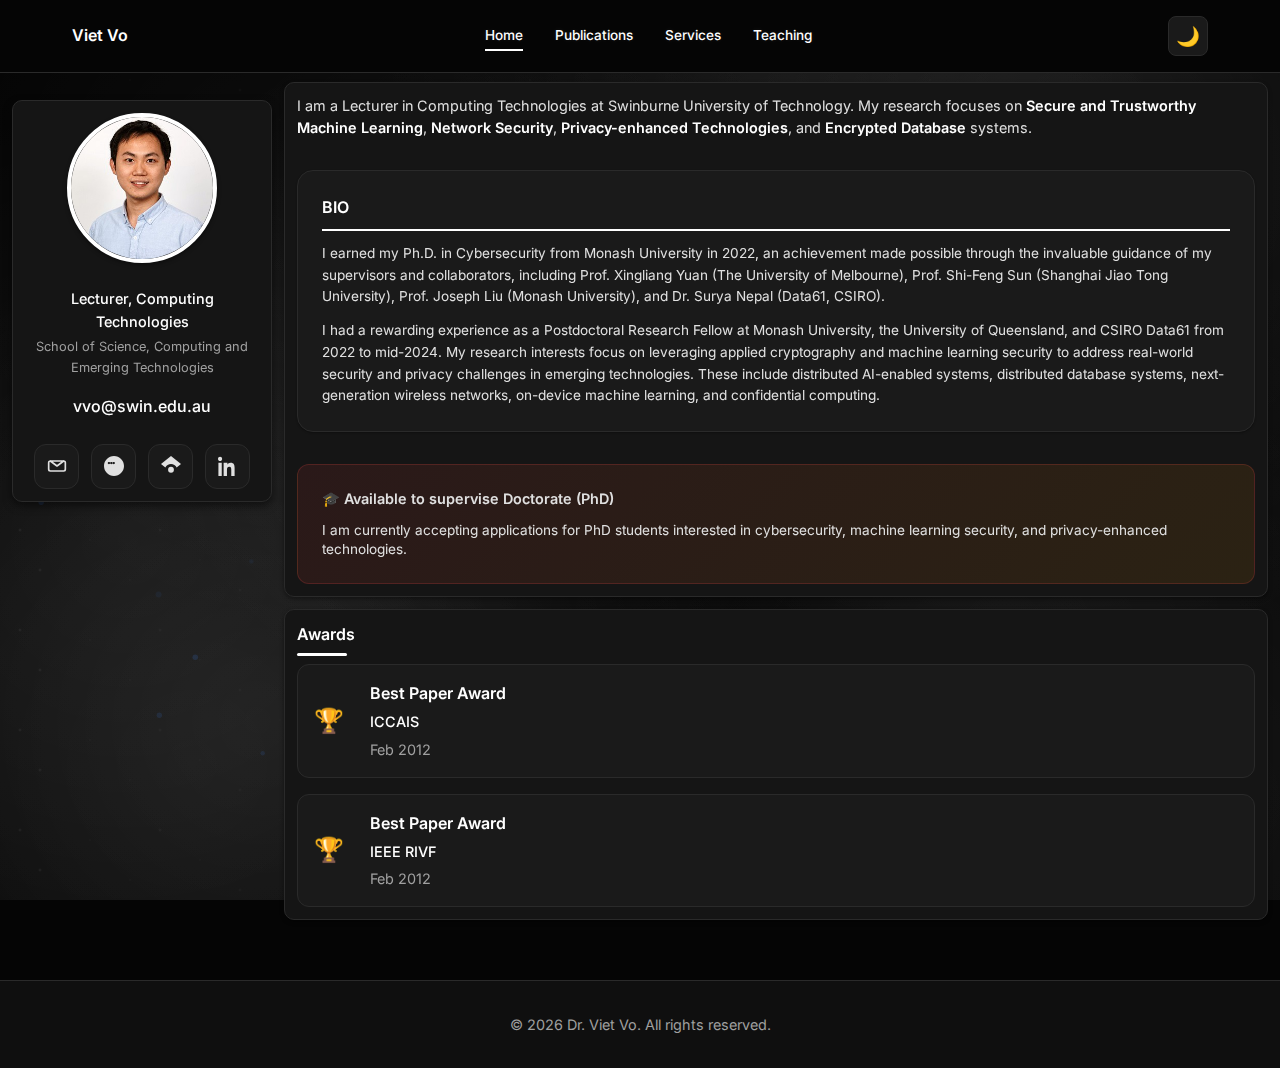
<file: index.html>
<!DOCTYPE html>
<html lang="en">
<head>
    <meta charset="UTF-8">
    <meta name="viewport" content="width=device-width, initial-scale=1.0">
    <title>Viet Vo - Academic Homepage</title>
    <link rel="stylesheet" href="styles.css">
    <link rel="preconnect" href="https://fonts.googleapis.com">
    <link rel="preconnect" href="https://fonts.gstatic.com" crossorigin>
    <link href="https://fonts.googleapis.com/css2?family=Inter:wght@300;400;500;600;700&display=swap" rel="stylesheet">
</head>
<body>
    <!-- Navigation -->
    <nav class="navbar">
        <div class="nav-container">
            <div class="nav-brand">Viet Vo</div>
            <div class="nav-menu">
                <a href="index.html" class="nav-link active">Home</a>
                <a href="publications.html" class="nav-link">Publications</a>
                <a href="services.html" class="nav-link">Services</a>
                <a href="teaching.html" class="nav-link">Teaching</a>
            </div>
        </div>
    </nav>

    <!-- Main Content -->
    <main class="main-container">
        <!-- Sidebar -->
        <aside class="sidebar">
            <div class="profile-card">
                <div class="profile-image">
                    <img src="1635826078087.jpeg" alt="Viet Vo" class="avatar">
                </div>
                <h1 class="profile-name">Viet Vo</h1>
                <p class="profile-title">Lecturer, Computing Technologies</p>
                <p class="profile-affiliation">School of Science, Computing and Emerging Technologies</p>
                <a href="mailto:vvo@swin.edu.au" class="profile-email">vvo@swin.edu.au</a>
                
                <div class="social-links">
                    <a href="mailto:vvo@swin.edu.au" class="social-link" title="Email">
                        <svg width="20" height="20" viewBox="0 0 24 24" fill="none" xmlns="http://www.w3.org/2000/svg">
                            <path d="M4 6h16a2 2 0 0 1 2 2v8a2 2 0 0 1-2 2H4a2 2 0 0 1-2-2V8a2 2 0 0 1 2-2Zm0 0l8 6 8-6" stroke="currentColor" stroke-width="2" stroke-linecap="round" stroke-linejoin="round"/>
                        </svg>
                    </a>
                    <a href="https://orcid.org/0000-0002-5984-7981" class="social-link" title="ORCID" target="_blank">
                        <svg width="20" height="20" viewBox="0 0 24 24" fill="currentColor" xmlns="http://www.w3.org/2000/svg">
                            <path d="M12 0C5.374 0 0 5.373 0 12s5.374 12 12 12 12-5.373 12-12S18.626 0 12 0zM5.92 7.08c.792 0 1.44.648 1.44 1.44s-.648 1.44-1.44 1.44-1.44-.648-1.44-1.44.648-1.44 1.44-1.44zm2.88 0c.792 0 1.44.648 1.44 1.44s-.648 1.44-1.44 1.44-1.44-.648-1.44-1.44.648-1.44 1.44-1.44zm2.88 0c.792 0 1.44.648 1.44 1.44s-.648 1.44-1.44 1.44-1.44-.648-1.44-1.44.648-1.44 1.44-1.44z"/>
                        </svg>
                    </a>
                                            <a href="https://scholar.google.com/citations?user=j6No-EcAAAAJ&hl=vi&oi=ao" class="social-link" title="Google Scholar" target="_blank">
                        <svg width="20" height="20" viewBox="0 0 24 24" fill="currentColor" xmlns="http://www.w3.org/2000/svg">
                            <path d="M5.242 13.769L0 9.5 12 0l12 9.5-5.242 4.269C17.548 11.249 14.978 9.5 12 9.5c-2.977 0-5.548 1.748-6.758 4.269zM12 13a3.5 3.5 0 1 0 0 7 3.5 3.5 0 0 0 0-7z"/>
                        </svg>
                    </a>
                    <a href="https://www.linkedin.com/in/vietquangvo/" class="social-link" title="LinkedIn" target="_blank">
                        <svg width="20" height="20" viewBox="0 0 24 24" fill="currentColor" xmlns="http://www.w3.org/2000/svg">
                            <path d="M4.98 3.5C4.98 4.88 3.86 6 2.5 6S0 4.88 0 3.5 1.12 1 2.5 1 4.98 2.12 4.98 3.5zM.5 8h4V24h-4V8zm7 0h3.8v2.2h.06c.53-1 1.84-2.2 3.78-2.2 4.04 0 4.78 2.66 4.78 6.12V24h-4v-7.2c0-1.72-.03-3.93-2.4-3.93-2.4 0-2.77 1.87-2.77 3.8V24h-4V8z"/>
                        </svg>
                    </a>
                </div>
            </div>
        </aside>

        <!-- Main Content Area -->
        <div class="content">
            <!-- About Section -->
            <section class="content-section">
                <div class="section-content">
                    <p class="lead-text">
                        I am a Lecturer in Computing Technologies at Swinburne University of Technology. 
                        My research focuses on <span class="highlight">Secure and Trustworthy Machine Learning</span>, 
                        <span class="highlight">Network Security</span>, <span class="highlight">Privacy-enhanced Technologies</span>, 
                        and <span class="highlight">Encrypted Database</span> systems.
                    </p>
                    
                    <div class="bio-section">
                        <h3 class="bio-title">BIO</h3>
                        <div class="bio-content">
                            <p>I earned my Ph.D. in Cybersecurity from Monash University in 2022, an achievement made possible through the invaluable guidance of my supervisors and collaborators, including Prof. Xingliang Yuan (The University of Melbourne), Prof. Shi-Feng Sun (Shanghai Jiao Tong University), Prof. Joseph Liu (Monash University), and Dr. Surya Nepal (Data61, CSIRO).</p>
                            
                            <p>I had a rewarding experience as a Postdoctoral Research Fellow at Monash University, the University of Queensland, and CSIRO Data61 from 2022 to mid-2024. My research interests focus on leveraging applied cryptography and machine learning security to address real-world security and privacy challenges in emerging technologies. These include distributed AI-enabled systems, distributed database systems, next-generation wireless networks, on-device machine learning, and confidential computing.</p>
                        </div>
                    </div>

                    <div class="recruitment-notice">
                        <p><strong>🎓 Available to supervise Doctorate (PhD)</strong></p>
                        <p>I am currently accepting applications for PhD students interested in cybersecurity, machine learning security, and privacy-enhanced technologies.</p>
                    </div>
                </div>
            </section>



            <!-- Awards Section -->
            <section class="content-section">
                <h2 class="section-title">Awards</h2>
                <div class="awards-list">
                    <div class="award-item">
                        <span class="award-icon">🏆</span>
                        <div class="award-content">
                            <span class="award-name">Best Paper Award</span>
                            <span class="award-venue">ICCAIS</span>
                            <span class="award-year">Feb 2012</span>
                        </div>
                    </div>
                    <div class="award-item">
                        <span class="award-icon">🏆</span>
                        <div class="award-content">
                            <span class="award-name">Best Paper Award</span>
                            <span class="award-venue">IEEE RIVF</span>
                            <span class="award-year">Feb 2012</span>
                        </div>
                    </div>
                </div>
            </section>
        </div>
    </main>

    <!-- Footer -->
    <footer class="footer">
        <div class="footer-content">
            <p>&copy; <span id="current-year"></span> Dr. Viet Vo. All rights reserved.</p>
        </div>
    </footer>

    <script src="script.js"></script>
</body>
</html>
</html>
</file>
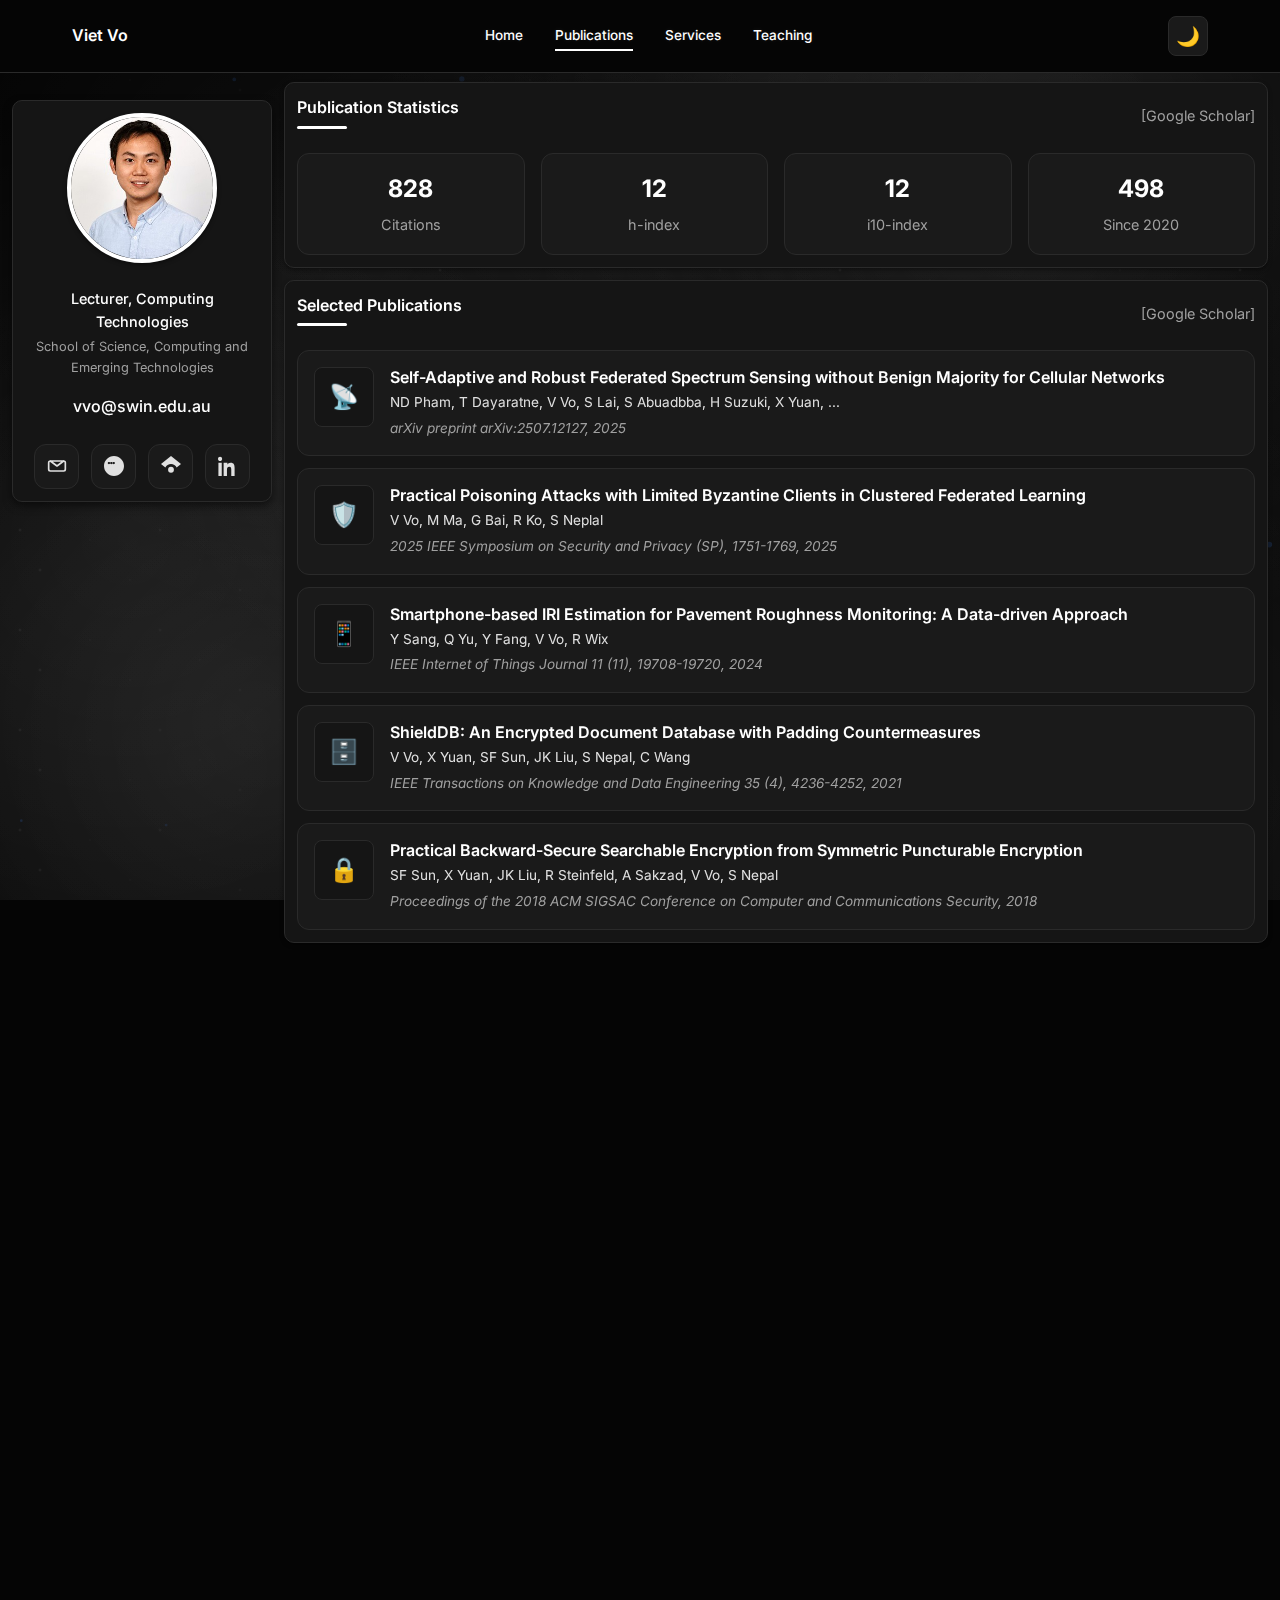
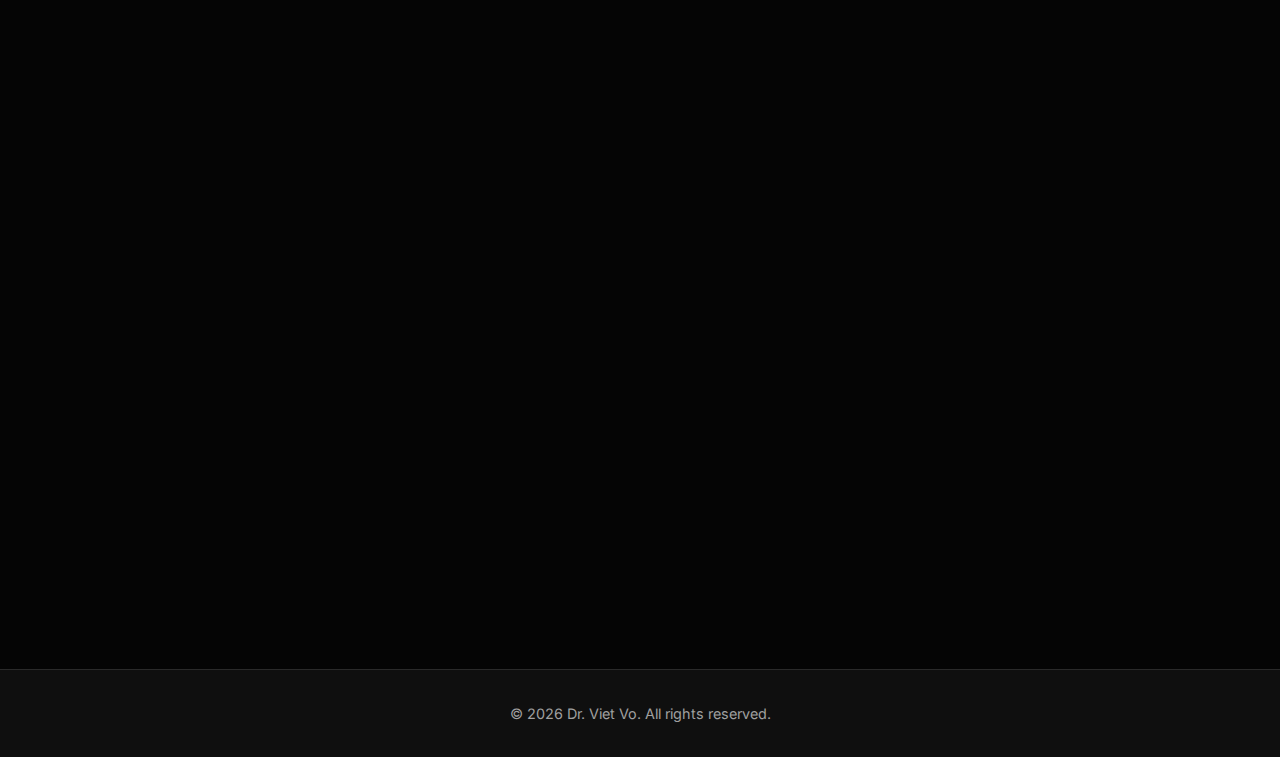
<file: publications.html>
<!DOCTYPE html>
<html lang="en">
<head>
    <meta charset="UTF-8">
    <meta name="viewport" content="width=device-width, initial-scale=1.0">
    <title>Publications - Dr. Viet Vo</title>
    <link rel="stylesheet" href="styles.css">
    <link rel="preconnect" href="https://fonts.googleapis.com">
    <link rel="preconnect" href="https://fonts.gstatic.com" crossorigin>
    <link href="https://fonts.googleapis.com/css2?family=Inter:wght@300;400;500;600;700&display=swap" rel="stylesheet">
</head>
<body>
    <!-- Navigation -->
    <nav class="navbar">
        <div class="nav-container">
            <div class="nav-brand">Viet Vo</div>
            <div class="nav-menu">
                <a href="index.html" class="nav-link">Home</a>
                <a href="publications.html" class="nav-link active">Publications</a>
                <a href="services.html" class="nav-link">Services</a>
                <a href="teaching.html" class="nav-link">Teaching</a>
            </div>
        </div>
    </nav>

    <!-- Main Content -->
    <main class="main-container">
        <!-- Sidebar -->
        <aside class="sidebar">
            <div class="profile-card">
                <div class="profile-image">
                    <img src="1635826078087.jpeg" alt="Viet Vo" class="avatar">
                </div>
                <h1 class="profile-name">Viet Vo</h1>
                <p class="profile-title">Lecturer, Computing Technologies</p>
                <p class="profile-affiliation">School of Science, Computing and Emerging Technologies</p>
                <a href="mailto:vvo@swin.edu.au" class="profile-email">vvo@swin.edu.au</a>
                
                <div class="social-links">
                    <a href="mailto:vvo@swin.edu.au" class="social-link" title="Email">
                        <svg width="20" height="20" viewBox="0 0 24 24" fill="none" xmlns="http://www.w3.org/2000/svg">
                            <path d="M4 6h16a2 2 0 0 1 2 2v8a2 2 0 0 1-2 2H4a2 2 0 0 1-2-2V8a2 2 0 0 1 2-2Zm0 0l8 6 8-6" stroke="currentColor" stroke-width="2" stroke-linecap="round" stroke-linejoin="round"/>
                        </svg>
                    </a>
                    <a href="https://orcid.org/0000-0002-5984-7981" class="social-link" title="ORCID" target="_blank">
                        <svg width="20" height="20" viewBox="0 0 24 24" fill="currentColor" xmlns="http://www.w3.org/2000/svg">
                            <path d="M12 0C5.374 0 0 5.373 0 12s5.374 12 12 12 12-5.373 12-12S18.626 0 12 0zM5.92 7.08c.792 0 1.44.648 1.44 1.44s-.648 1.44-1.44 1.44-1.44-.648-1.44-1.44.648-1.44 1.44-1.44zm2.88 0c.792 0 1.44.648 1.44 1.44s-.648 1.44-1.44 1.44-1.44-.648-1.44-1.44.648-1.44 1.44-1.44zm2.88 0c.792 0 1.44.648 1.44 1.44s-.648 1.44-1.44 1.44-1.44-.648-1.44-1.44.648-1.44 1.44-1.44z"/>
                        </svg>
                    </a>
                    <a href="https://scholar.google.com/citations?user=j6No-EcAAAAJ&hl=vi&oi=ao" class="social-link" title="Google Scholar" target="_blank">
                        <svg width="20" height="20" viewBox="0 0 24 24" fill="currentColor" xmlns="http://www.w3.org/2000/svg">
                            <path d="M5.242 13.769L0 9.5 12 0l12 9.5-5.242 4.269C17.548 11.249 14.978 9.5 12 9.5c-2.977 0-5.548 1.748-6.758 4.269zM12 13a3.5 3.5 0 1 0 0 7 3.5 3.5 0 0 0 0-7z"/>
                        </svg>
                    </a>
                    <a href="https://www.linkedin.com/in/vietquangvo/" class="social-link" title="LinkedIn" target="_blank">
                        <svg width="20" height="20" viewBox="0 0 24 24" fill="currentColor" xmlns="http://www.w3.org/2000/svg">
                            <path d="M4.98 3.5C4.98 4.88 3.86 6 2.5 6S0 4.88 0 3.5 1.12 1 2.5 1 4.98 2.12 4.98 3.5zM.5 8h4V24h-4V8zm7 0h3.8v2.2h.06c.53-1 1.84-2.2 3.78-2.2 4.04 0 4.78 2.66 4.78 6.12V24h-4v-7.2c0-1.72-.03-3.93-2.4-3.93-2.4 0-2.77 1.87-2.77 3.8V24h-4V8z"/>
                        </svg>
                    </a>
                </div>
            </div>
        </aside>

        <!-- Main Content Area -->
        <div class="content">
            <!-- Publication Statistics -->
            <section class="content-section">
                <div class="publications-header">
                    <h2 class="section-title">Publication Statistics</h2>
                    <a href="https://scholar.google.com/citations?user=j6No-EcAAAAJ&hl=vi&oi=ao" class="google-scholar-link" target="_blank">[Google Scholar]</a>
                </div>
                
                <div class="publication-stats">
                    <div class="stat-item">
                        <span class="stat-number">828</span>
                        <span class="stat-label">Citations</span>
                    </div>
                    <div class="stat-item">
                        <span class="stat-number">12</span>
                        <span class="stat-label">h-index</span>
                    </div>
                    <div class="stat-item">
                        <span class="stat-number">12</span>
                        <span class="stat-label">i10-index</span>
                    </div>
                    <div class="stat-item">
                        <span class="stat-number">498</span>
                        <span class="stat-label">Since 2020</span>
                    </div>
                </div>
            </section>

            <!-- Selected Publications -->
            <section class="content-section">
                <div class="publications-header">
                    <h2 class="section-title">Selected Publications</h2>
                    <a href="https://scholar.google.com/citations?user=j6No-EcAAAAJ&hl=vi&oi=ao" class="google-scholar-link" target="_blank">[Google Scholar]</a>
                </div>
                <div class="publications-list">
                    <div class="publication-item">
                        <div class="publication-thumbnail">
                            <div class="thumbnail-placeholder">📡</div>
                        </div>
                        <div class="publication-content">
                            <h3 class="publication-title"><a href="https://arxiv.org/pdf/2507.12127" target="_blank">Self-Adaptive and Robust Federated Spectrum Sensing without Benign Majority for Cellular Networks</a></h3>
                            <p class="publication-authors">ND Pham, T Dayaratne, V Vo, S Lai, S Abuadbba, H Suzuki, X Yuan, ...</p>
                            <p class="publication-venue">arXiv preprint arXiv:2507.12127, 2025</p>
                        </div>
                    </div>

                    <div class="publication-item">
                        <div class="publication-thumbnail">
                            <div class="thumbnail-placeholder">🛡️</div>
                        </div>
                        <div class="publication-content">
                            <h3 class="publication-title"><a href="https://ieeexplore.ieee.org/abstract/document/11023464" target="_blank">Practical Poisoning Attacks with Limited Byzantine Clients in Clustered Federated Learning</a></h3>
                            <p class="publication-authors">V Vo, M Ma, G Bai, R Ko, S Neplal</p>
                            <p class="publication-venue">2025 IEEE Symposium on Security and Privacy (SP), 1751-1769, 2025</p>
                        </div>
                    </div>

                    <div class="publication-item">
                        <div class="publication-thumbnail">
                            <div class="thumbnail-placeholder">📱</div>
                        </div>
                        <div class="publication-content">
                            <h3 class="publication-title"><a href="https://ieeexplore.ieee.org/abstract/document/10444016" target="_blank">Smartphone-based IRI Estimation for Pavement Roughness Monitoring: A Data-driven Approach</a></h3>
                            <p class="publication-authors">Y Sang, Q Yu, Y Fang, V Vo, R Wix</p>
                            <p class="publication-venue">IEEE Internet of Things Journal 11 (11), 19708-19720, 2024</p>
                        </div>
                    </div>

                    <div class="publication-item">
                        <div class="publication-thumbnail">
                            <div class="thumbnail-placeholder">🗄️</div>
                        </div>
                        <div class="publication-content">
                            <h3 class="publication-title"><a href="https://ieeexplore.ieee.org/abstract/document/9609629" target="_blank">ShieldDB: An Encrypted Document Database with Padding Countermeasures</a></h3>
                            <p class="publication-authors">V Vo, X Yuan, SF Sun, JK Liu, S Nepal, C Wang</p>
                            <p class="publication-venue">IEEE Transactions on Knowledge and Data Engineering 35 (4), 4236-4252, 2021</p>
                        </div>
                    </div>

                    <div class="publication-item">
                        <div class="publication-thumbnail">
                            <div class="thumbnail-placeholder">🔒</div>
                        </div>
                        <div class="publication-content">
                            <h3 class="publication-title"><a href="https://dl.acm.org/doi/abs/10.1145/3243734.3243782" target="_blank">Practical Backward-Secure Searchable Encryption from Symmetric Puncturable Encryption</a></h3>
                            <p class="publication-authors">SF Sun, X Yuan, JK Liu, R Steinfeld, A Sakzad, V Vo, S Nepal</p>
                            <p class="publication-venue">Proceedings of the 2018 ACM SIGSAC Conference on Computer and Communications Security, 2018</p>
                        </div>
                    </div>
                </div>
            </section>

            <!-- All Publications -->
            <section class="content-section">
                <div class="publications-header">
                    <h2 class="section-title">All Publications</h2>
                    <a href="https://scholar.google.com/citations?user=j6No-EcAAAAJ&hl=vi&oi=ao" class="google-scholar-link" target="_blank">[Google Scholar]</a>
                </div>
                <div class="publications-list">
                    <div class="publication-item">
                        <div class="publication-thumbnail">
                            <div class="thumbnail-placeholder">🌐</div>
                        </div>
                        <div class="publication-content">
                            <h3 class="publication-title"><a href="https://arxiv.org/abs/2501.07262" target="_blank">OblivCDN: A Practical Privacy-preserving CDN with Oblivious Content Access</a></h3>
                            <p class="publication-authors">V Vo, S Lai, X Yuan, S Nepal, Q Li</p>
                            <p class="publication-venue">arXiv preprint arXiv:2501.07262, 2025</p>
                        </div>
                    </div>

                    <div class="publication-item">
                        <div class="publication-thumbnail">
                            <div class="thumbnail-placeholder">🛣️</div>
                        </div>
                        <div class="publication-content">
                            <h3 class="publication-title"><a href="https://ec-3.org/publications/conference/paper/?id=EC32024_176" target="_blank">Estimate Road Roughness Using Smartphone Response Data - A Semi-Supervised Learning Approach</a></h3>
                            <p class="publication-authors">Q Yu, Y Sang, Y Fang, V Vo, R Wix</p>
                            <p class="publication-venue">EC3 Conference 2024, 2024</p>
                        </div>
                    </div>

                    <div class="publication-item">
                        <div class="publication-thumbnail">
                            <div class="thumbnail-placeholder">📶</div>
                        </div>
                        <div class="publication-content">
                            <h3 class="publication-title"><a href="https://arxiv.org/abs/2406.12330" target="_blank">Security and Privacy of 6G Federated Learning-enabled Dynamic Spectrum Sharing</a></h3>
                            <p class="publication-authors">V Vo, T Dayaratne, B Haydon, X Yuan, S Lai, S Abuadbba, H Suzuki, ...</p>
                            <p class="publication-venue">arXiv preprint arXiv:2406.12330, 2024</p>
                        </div>
                    </div>

                    <div class="publication-item">
                        <div class="publication-thumbnail">
                            <div class="thumbnail-placeholder">🤖</div>
                        </div>
                        <div class="publication-content">
                            <h3 class="publication-title"><a href="https://arxiv.org/abs/2406.12299" target="_blank">Exploiting and Securing ML Solutions in Near-RT RIC: A Perspective of an xApp</a></h3>
                            <p class="publication-authors">T Dayaratne, V Vo, S Lai, S Abuadbba, B Haydon, H Suzuki, X Yuan, ...</p>
                            <p class="publication-venue">arXiv preprint arXiv:2406.12299, 2024</p>
                        </div>
                    </div>

                    <div class="publication-item">
                        <div class="publication-thumbnail">
                            <div class="thumbnail-placeholder">🔍</div>
                        </div>
                        <div class="publication-content">
                            <h3 class="publication-title"><a href="https://link.springer.com/chapter/10.1007/978-3-030-91424-0_20" target="_blank">Memory-Efficient Encrypted Search Using Trusted Execution Environment</a></h3>
                            <p class="publication-authors">V Vo</p>
                            <p class="publication-venue">International Conference on Heterogeneous Networking for Quality, Reliability, Security and Robustness, 2021</p>
                        </div>
                    </div>

                    <div class="publication-item">
                        <div class="publication-thumbnail">
                            <div class="thumbnail-placeholder">🗄️</div>
                        </div>
                        <div class="publication-content">
                            <h3 class="publication-title"><a href="https://ieeexplore.ieee.org/abstract/document/9609629" target="_blank">ShieldDB: An Encrypted Document Database with Padding Countermeasures</a></h3>
                            <p class="publication-authors">V Vo, X Yuan, SF Sun, JK Liu, S Nepal, C Wang</p>
                            <p class="publication-venue">IEEE Transactions on Knowledge and Data Engineering 35 (4), 4236-4252, 2021</p>
                        </div>
                    </div>

                    <div class="publication-item">
                        <div class="publication-thumbnail">
                            <div class="thumbnail-placeholder">🔐</div>
                        </div>
                        <div class="publication-content">
                            <h3 class="publication-title"><a href="https://link.springer.com/chapter/10.1007/978-3-030-78372-3_3" target="_blank">Towards Efficient and Strong Backward Private Searchable Encryption with Secure Enclaves</a></h3>
                            <p class="publication-authors">V Vo, S Lai, X Yuan, S Nepal, JK Liu</p>
                            <p class="publication-venue">International Conference on Applied Cryptography and Network Security, 50-75, 2021</p>
                        </div>
                    </div>

                    <div class="publication-item">
                        <div class="publication-thumbnail">
                            <div class="thumbnail-placeholder">🛡️</div>
                        </div>
                        <div class="publication-content">
                            <h3 class="publication-title"><a href="https://openreview.net/forum?id=gU8kxfkPv0" target="_blank">Efficient Mitigation of Leakage-abuse Attacks for Searchable Encryption</a></h3>
                            <p class="publication-authors">V Vo</p>
                            <p class="publication-venue">OpenReview, 2021</p>
                        </div>
                    </div>

                    <div class="publication-item">
                        <div class="publication-thumbnail">
                            <div class="thumbnail-placeholder">⚡</div>
                        </div>
                        <div class="publication-content">
                            <h3 class="publication-title"><a href="https://link.springer.com/chapter/10.1007/978-3-030-57878-7_5" target="_blank">Accelerating Forward and Backward Private Searchable Encryption Using Trusted Execution</a></h3>
                            <p class="publication-authors">V Vo, S Lai, X Yuan, SF Sun, S Nepal, JK Liu</p>
                            <p class="publication-venue">International Conference on Applied Cryptography and Network Security, 88-103, 2020</p>
                        </div>
                    </div>

                    <div class="publication-item">
                        <div class="publication-thumbnail">
                            <div class="thumbnail-placeholder">🔒</div>
                        </div>
                        <div class="publication-content">
                            <h3 class="publication-title"><a href="https://dl.acm.org/doi/abs/10.1145/3243734.3243782" target="_blank">Practical Backward-Secure Searchable Encryption from Symmetric Puncturable Encryption</a></h3>
                            <p class="publication-authors">SF Sun, X Yuan, JK Liu, R Steinfeld, A Sakzad, V Vo, S Nepal</p>
                            <p class="publication-venue">Proceedings of the 2018 ACM SIGSAC Conference on Computer and Communications Security, 2018</p>
                        </div>
                    </div>
                </div>
            </section>


        </div>
    </main>

    <!-- Footer -->
    <footer class="footer">
        <div class="footer-content">
            <p>&copy; <span id="current-year"></span> Dr. Viet Vo. All rights reserved.</p>
        </div>
    </footer>

    <script src="script.js"></script>
</body>
</html>
</file>
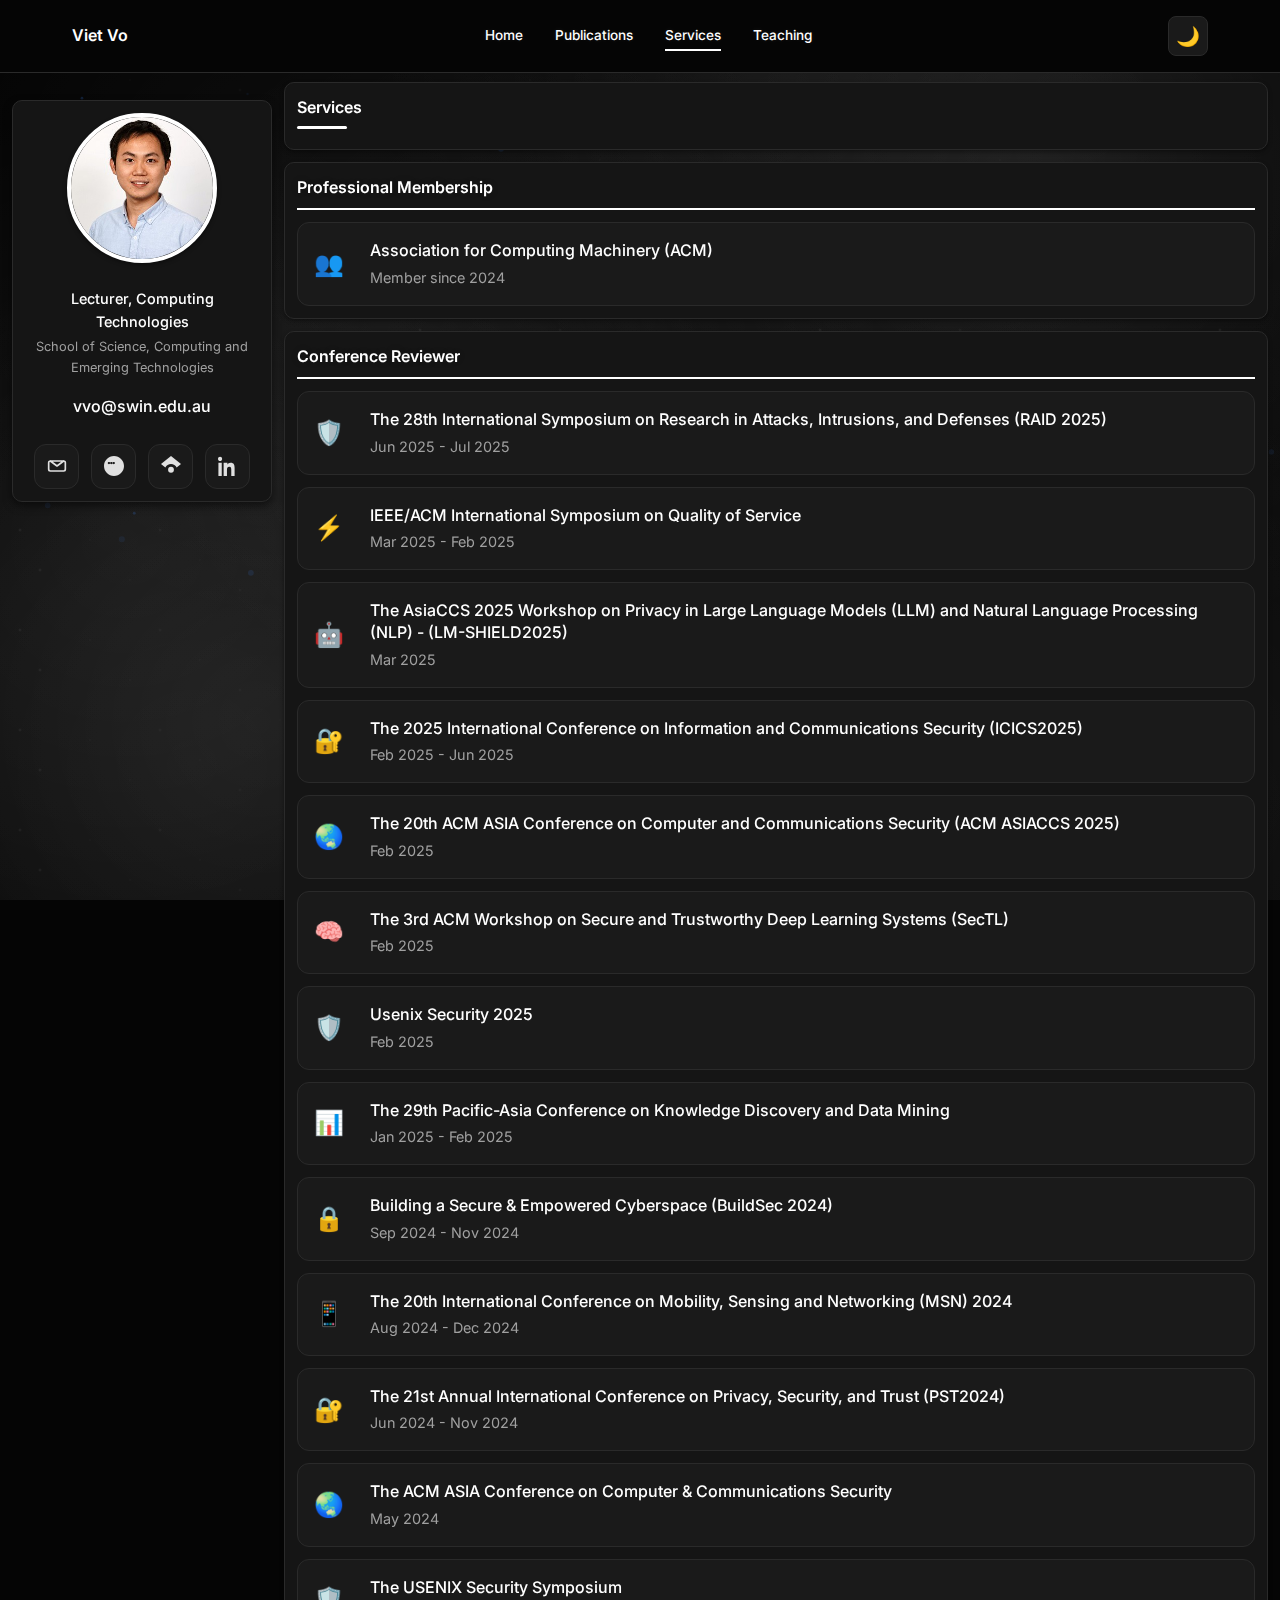
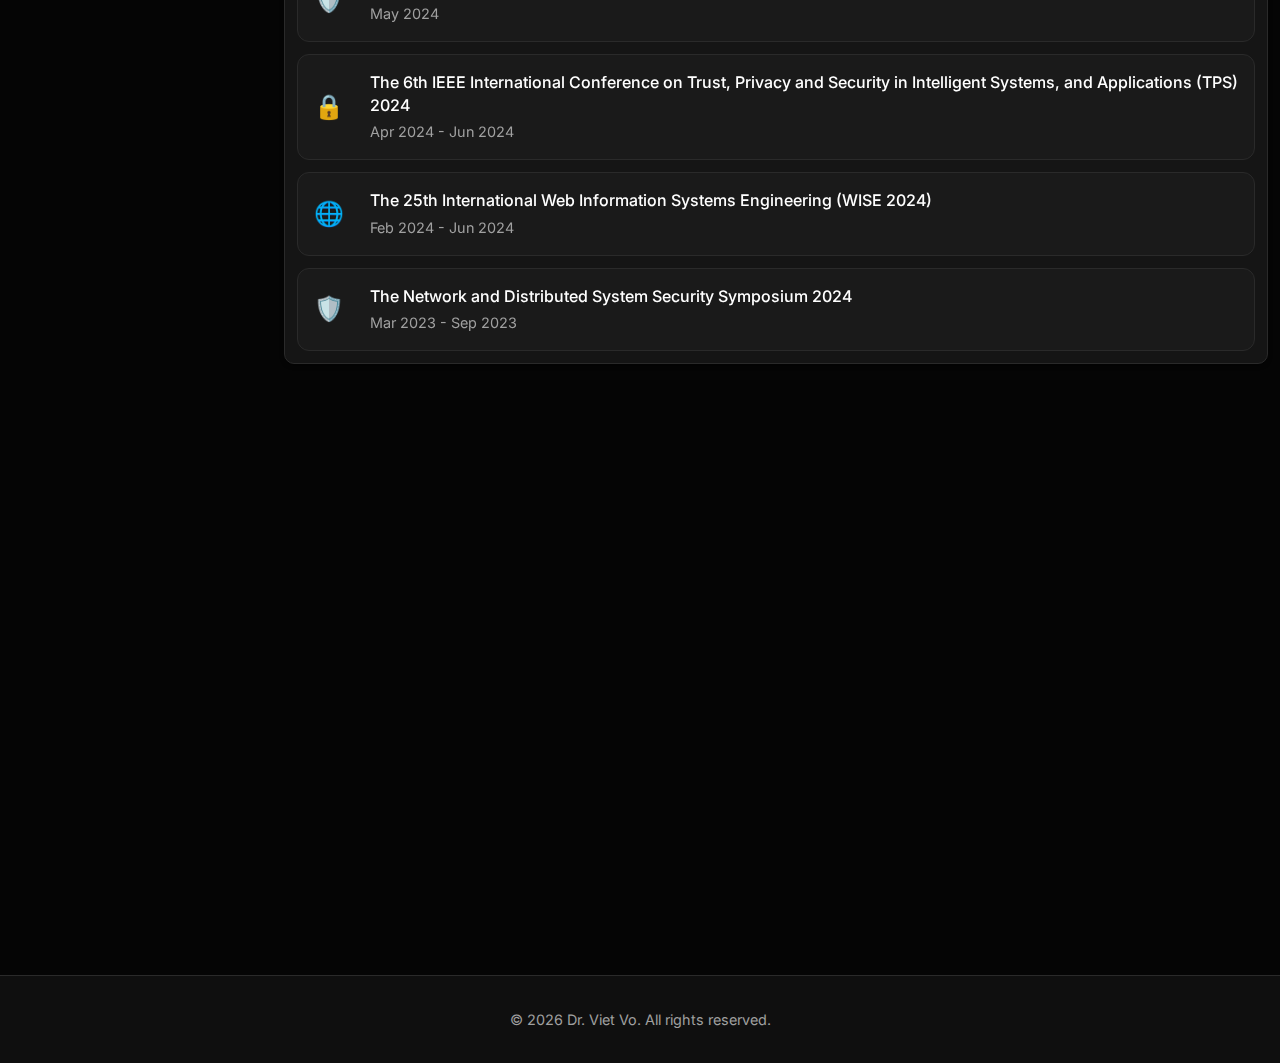
<file: services.html>
<!DOCTYPE html>
<html lang="en">
<head>
    <meta charset="UTF-8">
    <meta name="viewport" content="width=device-width, initial-scale=1.0">
    <title>Services - Dr. Viet Vo</title>
    <link rel="stylesheet" href="styles.css">
    <link rel="preconnect" href="https://fonts.googleapis.com">
    <link rel="preconnect" href="https://fonts.gstatic.com" crossorigin>
    <link href="https://fonts.googleapis.com/css2?family=Inter:wght@300;400;500;600;700&display=swap" rel="stylesheet">
</head>
<body>
    <!-- Navigation -->
    <nav class="navbar">
        <div class="nav-container">
            <div class="nav-brand">Viet Vo</div>
            <div class="nav-menu">
                <a href="index.html" class="nav-link">Home</a>
                <a href="publications.html" class="nav-link">Publications</a>
                <a href="services.html" class="nav-link active">Services</a>
                <a href="teaching.html" class="nav-link">Teaching</a>
            </div>
        </div>
    </nav>

    <!-- Main Content -->
    <main class="main-container">
        <!-- Sidebar -->
        <aside class="sidebar">
            <div class="profile-card">
                <div class="profile-image">
                    <img src="1635826078087.jpeg" alt="Viet Vo" class="avatar">
                </div>
                <h1 class="profile-name">Dr. Viet Vo</h1>
                <p class="profile-title">Lecturer, Computing Technologies</p>
                <p class="profile-affiliation">School of Science, Computing and Emerging Technologies</p>
                <a href="mailto:vvo@swin.edu.au" class="profile-email">vvo@swin.edu.au</a>
                
                <div class="social-links">
                    <a href="mailto:vvo@swin.edu.au" class="social-link" title="Email">
                        <svg width="20" height="20" viewBox="0 0 24 24" fill="none" xmlns="http://www.w3.org/2000/svg">
                            <path d="M4 6h16a2 2 0 0 1 2 2v8a2 2 0 0 1-2 2H4a2 2 0 0 1-2-2V8a2 2 0 0 1 2-2Zm0 0l8 6 8-6" stroke="currentColor" stroke-width="2" stroke-linecap="round" stroke-linejoin="round"/>
                        </svg>
                    </a>
                    <a href="https://orcid.org/0000-0002-5984-7981" class="social-link" title="ORCID" target="_blank">
                        <svg width="20" height="20" viewBox="0 0 24 24" fill="currentColor" xmlns="http://www.w3.org/2000/svg">
                            <path d="M12 0C5.374 0 0 5.373 0 12s5.374 12 12 12 12-5.373 12-12S18.626 0 12 0zM5.92 7.08c.792 0 1.44.648 1.44 1.44s-.648 1.44-1.44 1.44-1.44-.648-1.44-1.44.648-1.44 1.44-1.44zm2.88 0c.792 0 1.44.648 1.44 1.44s-.648 1.44-1.44 1.44-1.44-.648-1.44-1.44.648-1.44 1.44-1.44zm2.88 0c.792 0 1.44.648 1.44 1.44s-.648 1.44-1.44 1.44-1.44-.648-1.44-1.44.648-1.44 1.44-1.44z"/>
                        </svg>
                    </a>
                                            <a href="https://scholar.google.com/citations?user=j6No-EcAAAAJ&hl=vi&oi=ao" class="social-link" title="Google Scholar" target="_blank">
                        <svg width="20" height="20" viewBox="0 0 24 24" fill="currentColor" xmlns="http://www.w3.org/2000/svg">
                            <path d="M5.242 13.769L0 9.5 12 0l12 9.5-5.242 4.269C17.548 11.249 14.978 9.5 12 9.5c-2.977 0-5.548 1.748-6.758 4.269zM12 13a3.5 3.5 0 1 0 0 7 3.5 3.5 0 0 0 0-7z"/>
                        </svg>
                    </a>
                    <a href="https://www.linkedin.com/in/vietquangvo/" class="social-link" title="LinkedIn" target="_blank">
                        <svg width="20" height="20" viewBox="0 0 24 24" fill="currentColor" xmlns="http://www.w3.org/2000/svg">
                            <path d="M4.98 3.5C4.98 4.88 3.86 6 2.5 6S0 4.88 0 3.5 1.12 1 2.5 1 4.98 2.12 4.98 3.5zM.5 8h4V24h-4V8zm7 0h3.8v2.2h.06c.53-1 1.84-2.2 3.78-2.2 4.04 0 4.78 2.66 4.78 6.12V24h-4v-7.2c0-1.72-.03-3.93-2.4-3.93-2.4 0-2.77 1.87-2.77 3.8V24h-4V8z"/>
                        </svg>
                    </a>
                </div>
            </div>
        </aside>

        <!-- Main Content Area -->
        <div class="content">
            <!-- Services Header -->
            <section class="content-section">
                <h2 class="section-title">Services</h2>
            </section>

            <!-- Professional Membership -->
            <section class="content-section">
                <h3 class="service-category">Professional Membership</h3>
                <div class="service-list">
                    <div class="service-item">
                        <span class="service-icon">👥</span>
                        <div class="service-content">
                            <span class="service-name">Association for Computing Machinery (ACM)</span>
                            <span class="service-period">Member since 2024</span>
                        </div>
                    </div>
                </div>
            </section>

            <!-- Conference Reviewer -->
            <section class="content-section">
                <h3 class="service-category">Conference Reviewer</h3>
                <div class="service-list">
                    <div class="service-item">
                        <span class="service-icon">🛡️</span>
                        <div class="service-content">
                            <span class="service-name">The 28th International Symposium on Research in Attacks, Intrusions, and Defenses (RAID 2025)</span>
                            <span class="service-period">Jun 2025 - Jul 2025</span>
                        </div>
                    </div>
                    <div class="service-item">
                        <span class="service-icon">⚡</span>
                        <div class="service-content">
                            <span class="service-name">IEEE/ACM International Symposium on Quality of Service</span>
                            <span class="service-period">Mar 2025 - Feb 2025</span>
                        </div>
                    </div>
                    <div class="service-item">
                        <span class="service-icon">🤖</span>
                        <div class="service-content">
                            <span class="service-name">The AsiaCCS 2025 Workshop on Privacy in Large Language Models (LLM) and Natural Language Processing (NLP) - (LM-SHIELD2025)</span>
                            <span class="service-period">Mar 2025</span>
                        </div>
                    </div>
                    <div class="service-item">
                        <span class="service-icon">🔐</span>
                        <div class="service-content">
                            <span class="service-name">The 2025 International Conference on Information and Communications Security (ICICS2025)</span>
                            <span class="service-period">Feb 2025 - Jun 2025</span>
                        </div>
                    </div>
                    <div class="service-item">
                        <span class="service-icon">🌏</span>
                        <div class="service-content">
                            <span class="service-name">The 20th ACM ASIA Conference on Computer and Communications Security (ACM ASIACCS 2025)</span>
                            <span class="service-period">Feb 2025</span>
                        </div>
                    </div>
                    <div class="service-item">
                        <span class="service-icon">🧠</span>
                        <div class="service-content">
                            <span class="service-name">The 3rd ACM Workshop on Secure and Trustworthy Deep Learning Systems (SecTL)</span>
                            <span class="service-period">Feb 2025</span>
                        </div>
                    </div>
                    <div class="service-item">
                        <span class="service-icon">🛡️</span>
                        <div class="service-content">
                            <span class="service-name">Usenix Security 2025</span>
                            <span class="service-period">Feb 2025</span>
                        </div>
                    </div>
                    <div class="service-item">
                        <span class="service-icon">📊</span>
                        <div class="service-content">
                            <span class="service-name">The 29th Pacific-Asia Conference on Knowledge Discovery and Data Mining</span>
                            <span class="service-period">Jan 2025 - Feb 2025</span>
                        </div>
                    </div>
                    <div class="service-item">
                        <span class="service-icon">🔒</span>
                        <div class="service-content">
                            <span class="service-name">Building a Secure & Empowered Cyberspace (BuildSec 2024)</span>
                            <span class="service-period">Sep 2024 - Nov 2024</span>
                        </div>
                    </div>
                    <div class="service-item">
                        <span class="service-icon">📱</span>
                        <div class="service-content">
                            <span class="service-name">The 20th International Conference on Mobility, Sensing and Networking (MSN) 2024</span>
                            <span class="service-period">Aug 2024 - Dec 2024</span>
                        </div>
                    </div>
                    <div class="service-item">
                        <span class="service-icon">🔐</span>
                        <div class="service-content">
                            <span class="service-name">The 21st Annual International Conference on Privacy, Security, and Trust (PST2024)</span>
                            <span class="service-period">Jun 2024 - Nov 2024</span>
                        </div>
                    </div>
                    <div class="service-item">
                        <span class="service-icon">🌏</span>
                        <div class="service-content">
                            <span class="service-name">The ACM ASIA Conference on Computer & Communications Security</span>
                            <span class="service-period">May 2024</span>
                        </div>
                    </div>
                    <div class="service-item">
                        <span class="service-icon">🛡️</span>
                        <div class="service-content">
                            <span class="service-name">The USENIX Security Symposium</span>
                            <span class="service-period">May 2024</span>
                        </div>
                    </div>
                    <div class="service-item">
                        <span class="service-icon">🔒</span>
                        <div class="service-content">
                            <span class="service-name">The 6th IEEE International Conference on Trust, Privacy and Security in Intelligent Systems, and Applications (TPS) 2024</span>
                            <span class="service-period">Apr 2024 - Jun 2024</span>
                        </div>
                    </div>
                    <div class="service-item">
                        <span class="service-icon">🌐</span>
                        <div class="service-content">
                            <span class="service-name">The 25th International Web Information Systems Engineering (WISE 2024)</span>
                            <span class="service-period">Feb 2024 - Jun 2024</span>
                        </div>
                    </div>
                    <div class="service-item">
                        <span class="service-icon">🛡️</span>
                        <div class="service-content">
                            <span class="service-name">The Network and Distributed System Security Symposium 2024</span>
                            <span class="service-period">Mar 2023 - Sep 2023</span>
                        </div>
                    </div>
                </div>
            </section>

            <!-- Journal Reviewer -->
            <section class="content-section">
                <h3 class="service-category">Journal Reviewer</h3>
                <div class="service-list">
                    <div class="service-item">
                        <span class="service-icon">📱</span>
                        <div class="service-content">
                            <span class="service-name">IEEE Internet of Things Journal</span>
                            <span class="service-period">Since 2023</span>
                        </div>
                    </div>
                    <div class="service-item">
                        <span class="service-icon">⚙️</span>
                        <div class="service-content">
                            <span class="service-name">IEEE Transaction Service Computing</span>
                            <span class="service-period">Since 2023</span>
                        </div>
                    </div>
                    <div class="service-item">
                        <span class="service-icon">📚</span>
                        <div class="service-content">
                            <span class="service-name">IEEE Transactions on Knowledge and Data Engineering</span>
                            <span class="service-period">Since 2023</span>
                        </div>
                    </div>
                    <div class="service-item">
                        <span class="service-icon">🛡️</span>
                        <div class="service-content">
                            <span class="service-name">IEEE Transactions on Dependable and Secure Computing</span>
                            <span class="service-period">Since 2023</span>
                        </div>
                    </div>
                    <div class="service-item">
                        <span class="service-icon">🔐</span>
                        <div class="service-content">
                            <span class="service-name">IEEE Transactions on Information Forensics and Security</span>
                            <span class="service-period">Since 2022</span>
                        </div>
                    </div>
                </div>
            </section>
        </div>
    </main>

    <!-- Footer -->
    <footer class="footer">
        <div class="footer-content">
            <p>&copy; <span id="current-year"></span> Dr. Viet Vo. All rights reserved.</p>
        </div>
    </footer>

    <script src="script.js"></script>
</body>
</html>
</file>
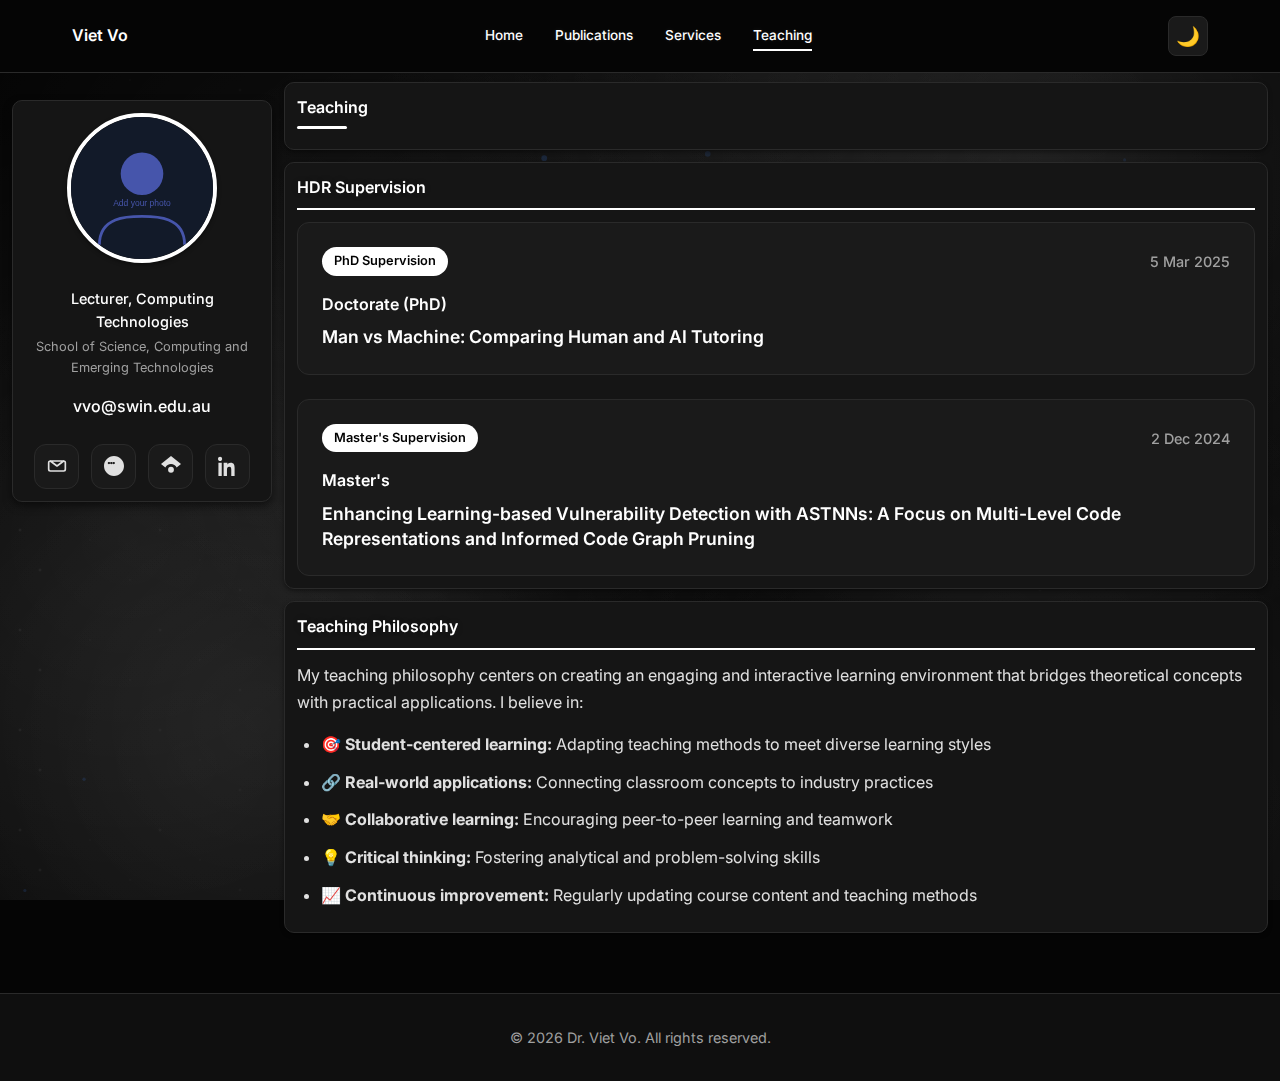
<file: teaching.html>
<!DOCTYPE html>
<html lang="en">
<head>
    <meta charset="UTF-8">
    <meta name="viewport" content="width=device-width, initial-scale=1.0">
    <title>Teaching - Viet Vo</title>
    <link rel="stylesheet" href="styles.css">
    <link rel="preconnect" href="https://fonts.googleapis.com">
    <link rel="preconnect" href="https://fonts.gstatic.com" crossorigin>
    <link href="https://fonts.googleapis.com/css2?family=Inter:wght@300;400;500;600;700&display=swap" rel="stylesheet">
</head>
<body>
    <!-- Navigation -->
    <nav class="navbar">
        <div class="nav-container">
            <div class="nav-brand">Viet Vo</div>
            <div class="nav-menu">
                <a href="index.html" class="nav-link">Home</a>
                <a href="publications.html" class="nav-link">Publications</a>
                <a href="services.html" class="nav-link">Services</a>
                <a href="teaching.html" class="nav-link active">Teaching</a>
            </div>
        </div>
    </nav>

    <!-- Main Content -->
    <main class="main-container">
        <!-- Sidebar -->
        <aside class="sidebar">
            <div class="profile-card">
                <div class="profile-image">
                    <img src="[data-uri]" alt="Profile" class="avatar">
                </div>
                <h1 class="profile-name">Viet Vo</h1>
                <p class="profile-title">Lecturer, Computing Technologies</p>
                <p class="profile-affiliation">School of Science, Computing and Emerging Technologies</p>
                <a href="mailto:vvo@swin.edu.au" class="profile-email">vvo@swin.edu.au</a>
                
                <div class="social-links">
                    <a href="mailto:vvo@swin.edu.au" class="social-link" title="Email">
                        <svg width="20" height="20" viewBox="0 0 24 24" fill="none" xmlns="http://www.w3.org/2000/svg">
                            <path d="M4 6h16a2 2 0 0 1 2 2v8a2 2 0 0 1-2 2H4a2 2 0 0 1-2-2V8a2 2 0 0 1 2-2Zm0 0l8 6 8-6" stroke="currentColor" stroke-width="2" stroke-linecap="round" stroke-linejoin="round"/>
                        </svg>
                    </a>
                    <a href="https://orcid.org/0000-0002-5984-7981" class="social-link" title="ORCID" target="_blank">
                        <svg width="20" height="20" viewBox="0 0 24 24" fill="currentColor" xmlns="http://www.w3.org/2000/svg">
                            <path d="M12 0C5.374 0 0 5.373 0 12s5.374 12 12 12 12-5.373 12-12S18.626 0 12 0zM5.92 7.08c.792 0 1.44.648 1.44 1.44s-.648 1.44-1.44 1.44-1.44-.648-1.44-1.44.648-1.44 1.44-1.44zm2.88 0c.792 0 1.44.648 1.44 1.44s-.648 1.44-1.44 1.44-1.44-.648-1.44-1.44.648-1.44 1.44-1.44zm2.88 0c.792 0 1.44.648 1.44 1.44s-.648 1.44-1.44 1.44-1.44-.648-1.44-1.44.648-1.44 1.44-1.44z"/>
                        </svg>
                    </a>
                                            <a href="https://scholar.google.com/citations?user=j6No-EcAAAAJ&hl=vi&oi=ao" class="social-link" title="Google Scholar" target="_blank">
                        <svg width="20" height="20" viewBox="0 0 24 24" fill="currentColor" xmlns="http://www.w3.org/2000/svg">
                            <path d="M5.242 13.769L0 9.5 12 0l12 9.5-5.242 4.269C17.548 11.249 14.978 9.5 12 9.5c-2.977 0-5.548 1.748-6.758 4.269zM12 13a3.5 3.5 0 1 0 0 7 3.5 3.5 0 0 0 0-7z"/>
                        </svg>
                    </a>
                    <a href="https://www.linkedin.com/in/vietquangvo/" class="social-link" title="LinkedIn" target="_blank">
                        <svg width="20" height="20" viewBox="0 0 24 24" fill="currentColor" xmlns="http://www.w3.org/2000/svg">
                            <path d="M4.98 3.5C4.98 4.88 3.86 6 2.5 6S0 4.88 0 3.5 1.12 1 2.5 1 4.98 2.12 4.98 3.5zM.5 8h4V24h-4V8zm7 0h3.8v2.2h.06c.53-1 1.84-2.2 3.78-2.2 4.04 0 4.78 2.66 4.78 6.12V24h-4v-7.2c0-1.72-.03-3.93-2.4-3.93-2.4 0-2.77 1.87-2.77 3.8V24h-4V8z"/>
                        </svg>
                    </a>
                </div>
            </div>
        </aside>

        <!-- Main Content Area -->
        <div class="content">
            <!-- Teaching Header -->
            <section class="content-section">
                <h2 class="section-title">Teaching</h2>
            </section>

            <!-- HDR Supervision -->
            <section class="content-section">
                <h3 class="service-category">HDR Supervision</h3>
                <div class="teaching-list">
                    <div class="teaching-item">
                        <div class="teaching-header">
                            <span class="teaching-semester">PhD Supervision</span>
                            <span class="teaching-institution">5 Mar 2025</span>
                        </div>
                        <div class="teaching-content">
                            <h4 class="course-code">Doctorate (PhD)</h4>
                            <h5 class="course-name">Man vs Machine: Comparing Human and AI Tutoring</h5>
                        </div>
                    </div>

                    <div class="teaching-item">
                        <div class="teaching-header">
                            <span class="teaching-semester">Master's Supervision</span>
                            <span class="teaching-institution">2 Dec 2024</span>
                        </div>
                        <div class="teaching-content">
                            <h4 class="course-code">Master's</h4>
                            <h5 class="course-name">Enhancing Learning-based Vulnerability Detection with ASTNNs: A Focus on Multi-Level Code Representations and Informed Code Graph Pruning</h5>
                        </div>
                    </div>
                </div>
            </section>

            <!-- Teaching Philosophy -->
            <section class="content-section">
                <h3 class="service-category">Teaching Philosophy</h3>
                <div class="teaching-philosophy">
                    <p>My teaching philosophy centers on creating an engaging and interactive learning environment that bridges theoretical concepts with practical applications. I believe in:</p>
                    <ul class="philosophy-list">
                        <li>🎯 <strong>Student-centered learning:</strong> Adapting teaching methods to meet diverse learning styles</li>
                        <li>🔗 <strong>Real-world applications:</strong> Connecting classroom concepts to industry practices</li>
                        <li>🤝 <strong>Collaborative learning:</strong> Encouraging peer-to-peer learning and teamwork</li>
                        <li>💡 <strong>Critical thinking:</strong> Fostering analytical and problem-solving skills</li>
                        <li>📈 <strong>Continuous improvement:</strong> Regularly updating course content and teaching methods</li>
                    </ul>
                </div>
            </section>
        </div>
    </main>

    <!-- Footer -->
    <footer class="footer">
        <div class="footer-content">
            <p>&copy; <span id="current-year"></span> Dr. Viet Vo. All rights reserved.</p>
        </div>
    </footer>

    <script src="script.js"></script>
</body>
</html>
</file>
<file: styles.css>
/* Modern Academic Homepage Styles */
:root {
  /* Dark Theme (Default) */
  --bg-primary: #050505;
  --bg-secondary: #0f0f0f;
  --bg-card: #151515;
  --bg-elevated: #1a1a1a;
  --text-primary: #ffffff;
  --text-secondary: #e0e0e0;
  --text-muted: #a0a0a0;
  --accent-primary: #ffffff;
  --accent-secondary: #ffffff;
  --accent-warning: #f59e0b;
  --accent-danger: #ef4444;
  --border-light: #2a2a2a;
  --border-medium: #3a3a3a;
  --shadow-sm: 0 1px 2px rgba(0, 0, 0, 0.3);
  --shadow-md: 0 2px 4px rgba(0, 0, 0, 0.4);
  --shadow-lg: 0 4px 8px rgba(0, 0, 0, 0.5);
  --shadow-xl: 0 8px 16px rgba(0, 0, 0, 0.6);
  --gradient-primary: linear-gradient(135deg, #ffffff 0%, #ffffff 100%);
  --gradient-secondary: linear-gradient(135deg, #ffffff 0%, #ffffff 100%);
  --gradient-accent: linear-gradient(135deg, #ffffff 0%, #ffffff 100%);
}

/* Light Theme */
[data-theme="light"] {
  --bg-primary: #ffffff;
  --bg-secondary: #f8f8f8;
  --bg-card: #ffffff;
  --bg-elevated: #f5f5f5;
  --text-primary: #000000;
  --text-secondary: #333333;
  --text-muted: #666666;
  --accent-primary: #000000;
  --accent-secondary: #333333;
  --accent-warning: #f59e0b;
  --accent-danger: #ef4444;
  --border-light: #e0e0e0;
  --border-medium: #cccccc;
  --shadow-sm: 0 1px 2px rgba(0, 0, 0, 0.05);
  --shadow-md: 0 2px 4px rgba(0, 0, 0, 0.1);
  --shadow-lg: 0 4px 8px rgba(0, 0, 0, 0.15);
  --shadow-xl: 0 8px 16px rgba(0, 0, 0, 0.2);
  --gradient-primary: linear-gradient(135deg, #000000 0%, #333333 100%);
  --gradient-secondary: linear-gradient(135deg, #333333 0%, #000000 100%);
  --gradient-accent: linear-gradient(135deg, #000000 0%, #333333 100%);
}

/* Light theme background adjustments */
[data-theme="light"] body::before {
  background: 
    radial-gradient(circle at 20% 80%, rgba(0, 0, 0, 0.03) 0%, transparent 40%),
    radial-gradient(circle at 80% 20%, rgba(0, 0, 0, 0.03) 0%, transparent 40%),
    radial-gradient(circle at 40% 40%, rgba(0, 0, 0, 0.02) 0%, transparent 40%),
    radial-gradient(circle at 90% 90%, rgba(0, 0, 0, 0.02) 0%, transparent 40%),
    radial-gradient(circle at 60% 10%, rgba(0, 0, 0, 0.025) 0%, transparent 35%),
    radial-gradient(circle at 10% 60%, rgba(0, 0, 0, 0.025) 0%, transparent 35%),
    radial-gradient(circle at 75% 75%, rgba(0, 0, 0, 0.02) 0%, transparent 35%),
    radial-gradient(circle at 25% 25%, rgba(0, 0, 0, 0.02) 0%, transparent 35%),
    radial-gradient(circle at 85% 15%, rgba(0, 0, 0, 0.015) 0%, transparent 30%),
    radial-gradient(circle at 15% 85%, rgba(0, 0, 0, 0.015) 0%, transparent 30%);
}

[data-theme="light"] body::after {
  background: 
    radial-gradient(circle at 30% 70%, rgba(0, 0, 0, 0.02) 0%, transparent 50%),
    radial-gradient(circle at 70% 30%, rgba(0, 0, 0, 0.02) 0%, transparent 50%),
    radial-gradient(circle at 50% 70%, rgba(0, 0, 0, 0.015) 0%, transparent 60%),
    radial-gradient(circle at 20% 40%, rgba(0, 0, 0, 0.02) 0%, transparent 45%),
    radial-gradient(circle at 80% 60%, rgba(0, 0, 0, 0.02) 0%, transparent 45%),
    radial-gradient(circle at 45% 85%, rgba(0, 0, 0, 0.015) 0%, transparent 40%),
    radial-gradient(circle at 85% 45%, rgba(0, 0, 0, 0.015) 0%, transparent 40%);
}

/* Additional background element for light mode */
[data-theme="light"] .main-container::before {
  background-image: 
    radial-gradient(2px 2px at 20px 30px, rgba(0, 0, 0, 0.03), transparent),
    radial-gradient(2px 2px at 40px 70px, rgba(0, 0, 0, 0.03), transparent),
    radial-gradient(1px 1px at 90px 40px, rgba(0, 0, 0, 0.02), transparent),
    radial-gradient(1px 1px at 130px 80px, rgba(0, 0, 0, 0.02), transparent),
    radial-gradient(2px 2px at 160px 30px, rgba(0, 0, 0, 0.025), transparent),
    radial-gradient(1px 1px at 200px 60px, rgba(0, 0, 0, 0.025), transparent),
    radial-gradient(2px 2px at 240px 90px, rgba(0, 0, 0, 0.02), transparent),
    radial-gradient(1px 1px at 280px 20px, rgba(0, 0, 0, 0.02), transparent),
    radial-gradient(2px 2px at 320px 70px, rgba(0, 0, 0, 0.015), transparent),
    radial-gradient(1px 1px at 360px 40px, rgba(0, 0, 0, 0.015), transparent);
}

* {
  margin: 0;
  padding: 0;
  box-sizing: border-box;
}

html {
  scroll-behavior: smooth;
}

body {
  font-family: 'Inter', -apple-system, BlinkMacSystemFont, 'Segoe UI', Roboto, sans-serif;
  background: var(--bg-primary);
  color: var(--text-primary);
  line-height: 1.6;
  overflow-x: hidden;
  position: relative;
}

body::before {
  content: '';
  position: fixed;
  top: 0;
  left: 0;
  width: 100%;
  height: 100%;
  background: 
    radial-gradient(circle at 20% 80%, rgba(255, 255, 255, 0.08) 0%, transparent 40%),
    radial-gradient(circle at 80% 20%, rgba(255, 255, 255, 0.08) 0%, transparent 40%),
    radial-gradient(circle at 40% 40%, rgba(255, 255, 255, 0.06) 0%, transparent 40%),
    radial-gradient(circle at 90% 90%, rgba(255, 255, 255, 0.06) 0%, transparent 40%),
    radial-gradient(circle at 60% 10%, rgba(255, 255, 255, 0.05) 0%, transparent 35%),
    radial-gradient(circle at 10% 60%, rgba(255, 255, 255, 0.05) 0%, transparent 35%),
    radial-gradient(circle at 75% 75%, rgba(255, 255, 255, 0.04) 0%, transparent 35%),
    radial-gradient(circle at 25% 25%, rgba(255, 255, 255, 0.04) 0%, transparent 35%),
    radial-gradient(circle at 85% 15%, rgba(255, 255, 255, 0.03) 0%, transparent 30%),
    radial-gradient(circle at 15% 85%, rgba(255, 255, 255, 0.03) 0%, transparent 30%);
  animation: backgroundShift 25s ease-in-out infinite;
  z-index: -1;
}

body::after {
  content: '';
  position: fixed;
  top: 0;
  left: 0;
  width: 100%;
  height: 100%;
  background: 
    radial-gradient(circle at 30% 70%, rgba(255, 255, 255, 0.08) 0%, transparent 50%),
    radial-gradient(circle at 70% 30%, rgba(255, 255, 255, 0.08) 0%, transparent 50%),
    radial-gradient(circle at 50% 70%, rgba(255, 255, 255, 0.06) 0%, transparent 60%),
    radial-gradient(circle at 20% 40%, rgba(255, 255, 255, 0.07) 0%, transparent 45%),
    radial-gradient(circle at 80% 60%, rgba(255, 255, 255, 0.07) 0%, transparent 45%),
    radial-gradient(circle at 45% 85%, rgba(255, 255, 255, 0.05) 0%, transparent 40%),
    radial-gradient(circle at 85% 45%, rgba(255, 255, 255, 0.05) 0%, transparent 40%);
  animation: particleFloat 35s linear infinite;
  z-index: -1;
}

@keyframes backgroundShift {
  0% {
    transform: translate(0, 0) scale(1) rotate(0deg);
    opacity: 0.6;
  }
  12.5% {
    transform: translate(-25px, -25px) scale(1.2) rotate(5deg);
    opacity: 1;
  }
  25% {
    transform: translate(25px, 15px) scale(0.8) rotate(-3deg);
    opacity: 0.7;
  }
  37.5% {
    transform: translate(-15px, 25px) scale(1.15) rotate(4deg);
    opacity: 1;
  }
  50% {
    transform: translate(20px, -20px) scale(0.85) rotate(-4deg);
    opacity: 0.8;
  }
  62.5% {
    transform: translate(-30px, 10px) scale(1.1) rotate(3deg);
    opacity: 1;
  }
  75% {
    transform: translate(15px, -30px) scale(0.9) rotate(-2deg);
    opacity: 0.6;
  }
  87.5% {
    transform: translate(-20px, -15px) scale(1.05) rotate(1deg);
    opacity: 0.9;
  }
  100% {
    transform: translate(0, 0) scale(1) rotate(0deg);
    opacity: 0.6;
  }
}

@keyframes particleFloat {
  0% {
    transform: translateY(0px) translateX(0px) scale(1);
    opacity: 0.4;
  }
  16.66% {
    transform: translateY(-40px) translateX(20px) scale(1.1);
    opacity: 0.8;
  }
  33.33% {
    transform: translateY(-20px) translateX(-30px) scale(0.9);
    opacity: 0.5;
  }
  50% {
    transform: translateY(-50px) translateX(10px) scale(1.2);
    opacity: 0.9;
  }
  66.66% {
    transform: translateY(-10px) translateX(-20px) scale(0.8);
    opacity: 0.3;
  }
  83.33% {
    transform: translateY(-35px) translateX(25px) scale(1.05);
    opacity: 0.7;
  }
  100% {
    transform: translateY(0px) translateX(0px) scale(1);
    opacity: 0.4;
  }
}

/* Floating particles */
body::after {
  content: '';
  position: fixed;
  top: 0;
  left: 0;
  width: 100%;
  height: 100%;
  background-image: 
    radial-gradient(2px 2px at 20px 30px, rgba(255, 255, 255, 0.08), transparent),
    radial-gradient(2px 2px at 40px 70px, rgba(255, 255, 255, 0.08), transparent),
    radial-gradient(1px 1px at 90px 40px, rgba(255, 255, 255, 0.06), transparent),
    radial-gradient(1px 1px at 130px 80px, rgba(255, 255, 255, 0.06), transparent),
    radial-gradient(2px 2px at 160px 30px, rgba(255, 255, 255, 0.05), transparent),
    radial-gradient(1px 1px at 200px 60px, rgba(255, 255, 255, 0.05), transparent),
    radial-gradient(2px 2px at 240px 90px, rgba(255, 255, 255, 0.04), transparent),
    radial-gradient(1px 1px at 280px 20px, rgba(255, 255, 255, 0.04), transparent),
    radial-gradient(2px 2px at 320px 70px, rgba(255, 255, 255, 0.03), transparent),
    radial-gradient(1px 1px at 360px 40px, rgba(255, 255, 255, 0.03), transparent);
  background-repeat: repeat;
  background-size: 400px 100px;
  animation: particleFloat 15s linear infinite;
  z-index: -1;
}

@keyframes particleFloat {
  0% {
    transform: translateY(0px);
  }
  100% {
    transform: translateY(-100px);
  }
}

/* Navigation */
.navbar {
  position: fixed;
  top: 0;
  left: 0;
  right: 0;
  z-index: 1000;
  background: var(--bg-primary);
  backdrop-filter: blur(20px);
  border-bottom: 1px solid var(--border-light);
  transition: all 0.3s ease;
}

[data-theme="light"] .navbar {
  background: var(--bg-primary);
}

.nav-container {
  max-width: 1200px;
  margin: 0 auto;
  padding: 1rem 2rem;
  display: flex;
  justify-content: space-between;
  align-items: center;
}

.nav-brand {
  font-size: 1rem;
  font-weight: 600;
  color: var(--text-primary);
}

/* Ensure proper nav-brand colors in both themes */
[data-theme="light"] .nav-brand {
  color: #000000;
}

[data-theme="dark"] .nav-brand {
  color: #ffffff;
}

.nav-menu {
  display: flex;
  gap: 2rem;
}

.nav-link {
  color: var(--text-primary);
  text-decoration: none;
  font-weight: 500;
  font-size: 0.85rem;
  transition: all 0.3s ease;
  position: relative;
  text-shadow: 0 0 5px rgba(0, 0, 0, 0.1);
}

.nav-link:hover {
  color: var(--text-primary);
  text-shadow: 0 0 8px rgba(0, 0, 0, 0.2);
}

/* Ensure proper navigation colors in both themes */
[data-theme="light"] .nav-link {
  color: #000000;
  text-shadow: 0 0 5px rgba(0, 0, 0, 0.1);
}

[data-theme="light"] .nav-link:hover {
  color: #000000;
  text-shadow: 0 0 8px rgba(0, 0, 0, 0.2);
}

[data-theme="dark"] .nav-link {
  color: #ffffff;
  text-shadow: 0 0 5px rgba(255, 255, 255, 0.1);
}

[data-theme="dark"] .nav-link:hover {
  color: #ffffff;
  text-shadow: 0 0 8px rgba(255, 255, 255, 0.2);
}

.nav-link::after {
  content: '';
  position: absolute;
  bottom: -4px;
  left: 0;
  width: 0;
  height: 2px;
  background: var(--gradient-primary);
  transition: width 0.3s ease;
}

.nav-link:hover::after {
  width: 100%;
}

/* Main Container */
.main-container {
  max-width: 1400px;
  margin: 70px auto 0;
  padding: 0.75rem;
  display: grid;
  grid-template-columns: 260px 1fr;
  gap: 0.75rem;
  min-height: calc(100vh - 70px);
}

/* Sidebar */
.sidebar {
  position: sticky;
  top: 100px;
  height: fit-content;
}

.profile-card {
  background: var(--bg-card);
  border-radius: 10px;
  padding: 0.75rem;
  border: 1px solid var(--border-light);
  box-shadow: var(--shadow-lg);
  transition: all 0.3s ease;
  backdrop-filter: blur(10px);
}

.profile-card:hover {
  transform: translateY(-5px);
  box-shadow: var(--shadow-xl);
}

.profile-image {
  text-align: center;
  margin-bottom: 1.5rem;
  display: flex;
  justify-content: center;
  align-items: center;
}

.avatar {
  width: 150px;
  height: 150px;
  border-radius: 50%;
  border: 4px solid var(--accent-primary);
  box-shadow: var(--shadow-md);
  transition: all 0.3s ease;
  object-fit: cover;
  display: block;
  margin: 0 auto;
}

.avatar:hover {
  transform: scale(1.05);
  box-shadow: var(--shadow-lg);
}

/* Ensure proper avatar border colors in both themes */
[data-theme="light"] .avatar {
  border-color: #000000;
}

[data-theme="dark"] .avatar {
  border-color: #ffffff;
}

.profile-name {
  font-size: 1.1rem;
  font-weight: 600;
  text-align: center;
  margin-bottom: 0.5rem;
  color: var(--text-primary);
}

/* Ensure proper profile-name colors in both themes */
[data-theme="light"] .profile-name {
  color: #000000;
}

[data-theme="dark"] .profile-name {
  color: #ffffff;
}

.profile-title {
  font-size: 0.9rem;
  color: var(--text-primary);
  text-align: center;
  margin-bottom: 0.25rem;
  font-weight: 500;
}

.profile-affiliation {
  font-size: 0.8rem;
  color: var(--text-muted);
  text-align: center;
  margin-bottom: 1rem;
}

.profile-email {
  display: block;
  text-align: center;
  color: var(--accent-primary);
  text-decoration: none;
  font-weight: 500;
  margin-bottom: 1.5rem;
  transition: all 0.3s ease;
}

.profile-email:hover {
  color: var(--text-primary);
}

.social-links {
  display: flex;
  justify-content: center;
  gap: 0.75rem;
}

.social-link {
  display: flex;
  align-items: center;
  justify-content: center;
  width: 45px;
  height: 45px;
  border-radius: 12px;
  background: var(--bg-elevated);
  border: 1px solid var(--border-light);
  color: var(--text-secondary);
  transition: all 0.3s ease;
  text-decoration: none;
}

.social-link:hover {
  background: var(--accent-primary);
  color: white;
  transform: translateY(-2px);
  box-shadow: var(--shadow-md);
}

/* Content Area */
.content {
  display: flex;
  flex-direction: column;
  gap: 0.75rem;
}

.content-section {
  background: var(--bg-card);
  border-radius: 10px;
  padding: 0.75rem;
  border: 1px solid var(--border-light);
  box-shadow: var(--shadow-md);
  transition: all 0.3s ease;
  animation: fadeInUp 0.6s ease forwards;
  opacity: 0;
  transform: translateY(20px);
  backdrop-filter: blur(10px);
  background: var(--bg-card);
}

.content-section:hover {
  transform: translateY(-2px);
  box-shadow: var(--shadow-lg);
}

.content-section:nth-child(1) { animation-delay: 0.1s; }
.content-section:nth-child(2) { animation-delay: 0.2s; }
.content-section:nth-child(3) { animation-delay: 0.3s; }
.content-section:nth-child(4) { animation-delay: 0.4s; }
.content-section:nth-child(5) { animation-delay: 0.5s; }
.content-section:nth-child(6) { animation-delay: 0.6s; }
.content-section:nth-child(7) { animation-delay: 0.7s; }

@keyframes fadeInUp {
  to {
    opacity: 1;
    transform: translateY(0);
  }
}

.section-title {
  font-size: 1rem;
  font-weight: 600;
  margin-bottom: 1rem;
  color: var(--text-primary);
  position: relative;
}

/* Ensure proper section-title colors in both themes */
[data-theme="light"] .section-title {
  color: #000000;
}

[data-theme="dark"] .section-title {
  color: #ffffff;
}

.section-title::after {
  content: '';
  position: absolute;
  bottom: -8px;
  left: 0;
  width: 50px;
  height: 3px;
  background: var(--gradient-primary);
  border-radius: 2px;
}

/* Lead Text */
.lead-text {
  font-size: 0.9rem;
  line-height: 1.5;
  margin-bottom: 1.25rem;
  color: var(--text-secondary);
}

.badge {
  display: inline-block;
  background: var(--accent-primary);
  color: var(--bg-primary);
  padding: 0.25rem 0.75rem;
  border-radius: 20px;
  font-size: 0.8rem;
  font-weight: 600;
  margin: 0 0.25rem;
}

/* Ensure proper contrast for badges in both themes */
[data-theme="light"] .badge {
  background: #000000;
  color: #ffffff;
}

[data-theme="dark"] .badge {
  background: #ffffff;
  color: #000000;
}

.highlight {
  color: var(--accent-primary);
  font-weight: 600;
}

/* Bio Section */
.bio-section {
  margin: 2rem 0;
  padding: 1.5rem;
  background: var(--bg-elevated);
  border-radius: 16px;
  border: 1px solid var(--border-light);
  box-shadow: var(--shadow-sm);
}

.bio-title {
  font-size: 1rem;
  font-weight: 600;
  color: var(--text-primary);
  margin-bottom: 0.75rem;
  padding-bottom: 0.5rem;
  border-bottom: 2px solid var(--accent-primary);
}

/* Ensure proper bio-title colors in both themes */
[data-theme="light"] .bio-title {
  color: #000000;
}

[data-theme="dark"] .bio-title {
  color: #ffffff;
}

.bio-content {
  color: var(--text-secondary);
  line-height: 1.6;
  text-align: left;
  font-size: 0.85rem;
}

.bio-content p {
  margin-bottom: 0.75rem;
  text-align: left;
}

.bio-content p:last-child {
  margin-bottom: 0;
}

.recruitment-notice {
  background: linear-gradient(135deg, rgba(239, 68, 68, 0.1) 0%, rgba(245, 158, 11, 0.1) 100%);
  border: 1px solid rgba(239, 68, 68, 0.2);
  border-radius: 12px;
  padding: 1.5rem;
  margin-top: 1rem;
}

.recruitment-notice p {
  margin-bottom: 0.75rem;
  color: var(--text-secondary);
  font-size: 0.85rem;
  line-height: 1.4;
}

.recruitment-notice p:last-child {
  margin-bottom: 0;
}

.recruitment-notice p strong {
  font-size: 0.9rem;
  font-weight: 600;
}

/* News Section */
.news-list {
  display: flex;
  flex-direction: column;
  gap: 1rem;
}

.news-item {
  display: flex;
  align-items: flex-start;
  gap: 1rem;
  padding: 1rem;
  background: var(--bg-elevated);
  border-radius: 12px;
  border: 1px solid var(--border-light);
  transition: all 0.3s ease;
}

.news-item:hover {
  transform: translateX(5px);
  border-color: var(--accent-primary);
}

.news-date {
  font-weight: 600;
  color: var(--accent-primary);
  min-width: 80px;
  font-size: 0.9rem;
}

.news-text {
  color: var(--text-secondary);
  line-height: 1.6;
}

/* Awards Section */
.awards-list {
  display: flex;
  flex-direction: column;
  gap: 1rem;
}

.award-item {
  display: flex;
  align-items: center;
  gap: 1rem;
  padding: 1rem;
  background: var(--bg-elevated);
  border-radius: 12px;
  border: 1px solid var(--border-light);
  transition: all 0.3s ease;
}

.award-item:hover {
  transform: translateX(5px);
  border-color: var(--accent-secondary);
}

.award-icon {
  font-size: 1.5rem;
  min-width: 40px;
}

.award-content {
  display: flex;
  flex-direction: column;
  gap: 0.25rem;
}

.award-name {
  font-weight: 600;
  color: var(--text-primary);
}

.award-year {
  font-size: 0.9rem;
  color: var(--text-muted);
}

.award-venue {
  font-size: 0.9rem;
  color: var(--accent-primary);
  font-weight: 500;
}

/* Projects Section */
.projects-list {
  display: flex;
  flex-direction: column;
  gap: 1.5rem;
}

.project-item {
  padding: 1.5rem;
  background: var(--bg-elevated);
  border-radius: 12px;
  border: 1px solid var(--border-light);
  transition: all 0.3s ease;
}

.project-item:hover {
  transform: translateY(-2px);
  border-color: var(--accent-primary);
  box-shadow: var(--shadow-md);
}

.project-header {
  display: flex;
  justify-content: space-between;
  align-items: center;
  margin-bottom: 0.75rem;
}

.project-role {
  background: var(--gradient-secondary);
  color: white;
  padding: 0.25rem 0.75rem;
  border-radius: 20px;
  font-size: 0.8rem;
  font-weight: 600;
}

.project-duration {
  color: var(--text-muted);
  font-size: 0.9rem;
}

.project-title {
  font-size: 1.1rem;
  font-weight: 600;
  color: var(--text-primary);
  margin-bottom: 0.5rem;
}

.project-description {
  color: var(--text-secondary);
  line-height: 1.6;
}

/* Publications Section */
.publications-content {
  display: flex;
  flex-direction: column;
  gap: 1.5rem;
}

.placeholder-text {
  color: var(--text-muted);
  font-style: italic;
}

.publication-stats {
  display: grid;
  grid-template-columns: repeat(auto-fit, minmax(120px, 1fr));
  gap: 1rem;
  margin-top: 1rem;
}
.stat-item {
  text-align: center;
  padding: 1rem;
  background: var(--bg-elevated);
  border-radius: 12px;
  border: 1px solid var(--border-light);
  transition: all 0.3s ease;
}

.stat-item:hover {
  transform: translateY(-2px);
  border-color: var(--accent-secondary);
}

.stat-number {
  display: block;
  font-size: 1.5rem;
  font-weight: 700;
  color: var(--accent-secondary);
  margin-bottom: 0.25rem;
}

.stat-label {
  font-size: 0.9rem;
  color: var(--text-muted);
}

/* Footer */
.footer {
  background: var(--bg-secondary);
  border-top: 1px solid var(--border-light);
  padding: 2rem;
  margin-top: 3rem;
  text-align: center;
}

.footer-content p {
  color: var(--text-muted);
  font-size: 0.9rem;
}

/* Responsive Design */
@media (max-width: 1024px) {
  .main-container {
    grid-template-columns: 1fr;
    gap: 1.5rem;
  }
  
  .sidebar {
    position: static;
    order: -1;
  }
  
  .profile-card {
    max-width: 500px;
    margin: 0 auto;
  }
}

@media (max-width: 768px) {
  .nav-container {
    padding: 1rem;
  }
  
  .nav-menu {
    gap: 1rem;
  }
  
  .main-container {
    padding: 1rem;
    margin-top: 70px;
  }
  
  .content-section {
    padding: 1.5rem;
  }
  
  .news-item,
  .award-item {
    flex-direction: column;
    align-items: flex-start;
    gap: 0.5rem;
  }
  
  .news-date {
    min-width: auto;
  }
  
  .project-header {
    flex-direction: column;
    align-items: flex-start;
    gap: 0.5rem;
  }
  
  .publication-stats {
    grid-template-columns: 1fr;
  }
}

@media (max-width: 480px) {
  .nav-brand {
    font-size: 1.25rem;
  }
  
  .nav-menu {
    display: none;
  }
  
  .profile-name {
    font-size: 1.5rem;
  }
  
  .section-title {
    font-size: 1.25rem;
  }
}

/* Smooth scrolling for anchor links */
html {
  scroll-padding-top: 100px;
}

/* Publications Page Styles */
.publications-header {
  display: flex;
  justify-content: space-between;
  align-items: center;
  margin-bottom: 1rem;
}

.google-scholar-link {
  color: var(--text-muted);
  font-size: 0.9rem;
  text-decoration: none;
  transition: color 0.3s ease;
}

.google-scholar-link:hover {
  color: var(--accent-primary);
}

.publications-list {
  display: flex;
  flex-direction: column;
  gap: 0.75rem;
}

.publication-item {
  display: flex;
  gap: 1rem;
  padding: 1rem;
  background: var(--bg-elevated);
  border-radius: 12px;
  border: 1px solid var(--border-light);
  transition: all 0.3s ease;
  min-height: 80px;
}

.publication-item:hover {
  transform: translateY(-2px);
  border-color: var(--accent-primary);
  box-shadow: var(--shadow-md);
}

.publication-thumbnail {
  flex-shrink: 0;
  width: 60px;
  height: 60px;
  display: flex;
  align-items: center;
  justify-content: center;
  background: var(--bg-card);
  border-radius: 8px;
  border: 1px solid var(--border-light);
}

.thumbnail-placeholder {
  font-size: 1.5rem;
  color: var(--text-muted);
}

.publication-content {
  flex: 1;
  display: flex;
  flex-direction: column;
  gap: 0.25rem;
}

.publication-title {
  font-size: 1rem;
  font-weight: 600;
  color: var(--accent-primary);
  line-height: 1.3;
  margin: 0;
}

.publication-title a {
  color: var(--accent-primary);
  text-decoration: none;
  transition: color 0.3s ease;
}

.publication-title a:hover {
  color: var(--accent-secondary);
  text-decoration: underline;
}

.publication-authors {
  color: var(--text-secondary);
  font-size: 0.85rem;
  margin: 0;
}

.publication-venue {
  color: var(--text-muted);
  font-size: 0.85rem;
  font-style: italic;
  margin: 0;
}

/* Services Page Styles */
.service-category {
  font-size: 1rem;
  font-weight: 600;
  color: var(--text-primary);
  text-shadow: 0 0 10px rgba(0, 0, 0, 0.1);
  margin-bottom: 0.75rem;
  padding-bottom: 0.5rem;
  border-bottom: 2px solid var(--accent-primary);
}

.service-list {
  display: flex;
  flex-direction: column;
  gap: 0.75rem;
}

.service-item {
  display: flex;
  align-items: center;
  gap: 1rem;
  padding: 1rem;
  background: var(--bg-elevated);
  border-radius: 12px;
  border: 1px solid var(--border-light);
  transition: all 0.3s ease;
}

.service-item:hover {
  transform: translateX(5px);
  border-color: var(--accent-secondary);
}

.service-icon {
  font-size: 1.5rem;
  min-width: 40px;
}

.service-content {
  display: flex;
  flex-direction: column;
  gap: 0.25rem;
  flex: 1;
}

.service-name {
  font-weight: 500;
  color: var(--text-primary);
  line-height: 1.4;
}

.service-period {
  font-size: 0.9rem;
  color: var(--text-muted);
}

/* Teaching Page Styles */
.teaching-list {
  display: flex;
  flex-direction: column;
  gap: 1.5rem;
}

.teaching-item {
  padding: 1.5rem;
  background: var(--bg-elevated);
  border-radius: 12px;
  border: 1px solid var(--border-light);
  transition: all 0.3s ease;
}

.teaching-item:hover {
  transform: translateY(-2px);
  border-color: var(--accent-primary);
  box-shadow: var(--shadow-md);
}

.teaching-header {
  display: flex;
  justify-content: space-between;
  align-items: center;
  margin-bottom: 1rem;
}

.teaching-semester {
  background: var(--accent-primary);
  color: var(--bg-primary);
  padding: 0.25rem 0.75rem;
  border-radius: 20px;
  font-size: 0.8rem;
  font-weight: 600;
}

/* Ensure proper contrast for badges in both themes */
[data-theme="light"] .teaching-semester {
  background: #000000;
  color: #ffffff;
}

[data-theme="dark"] .teaching-semester {
  background: #ffffff;
  color: #000000;
}

.teaching-institution {
  color: var(--text-muted);
  font-size: 0.9rem;
  font-weight: 500;
}

.teaching-content {
  display: flex;
  flex-direction: column;
  gap: 0.5rem;
}

.course-code {
  font-size: 1rem;
  font-weight: 600;
  color: var(--accent-primary);
  margin: 0;
}

.course-name {
  font-size: 1.1rem;
  font-weight: 600;
  color: var(--text-primary);
  margin: 0;
  line-height: 1.4;
}

.course-description {
  color: var(--text-secondary);
  font-size: 0.9rem;
  line-height: 1.5;
  margin: 0;
}

.supervision-date {
  font-size: 0.9rem;
  color: var(--text-secondary);
  font-style: italic;
  margin-top: 0.5rem;
  display: block;
}

.teaching-philosophy {
  color: var(--text-secondary);
  line-height: 1.7;
}

.philosophy-list {
  margin-top: 1rem;
  padding-left: 1.5rem;
}

.philosophy-list li {
  margin-bottom: 0.75rem;
  line-height: 1.6;
}

/* Theme Transitions */
.theme-transition,
.theme-transition *,
.theme-transition *:before,
.theme-transition *:after {
  transition: all 0.3s ease !important;
}

/* Custom scrollbar */
::-webkit-scrollbar {
  width: 8px;
}

::-webkit-scrollbar-track {
  background: var(--bg-primary);
}

::-webkit-scrollbar-thumb {
  background: var(--border-medium);
  border-radius: 4px;
}

::-webkit-scrollbar-thumb:hover {
  background: var(--accent-primary);
}
</file>
